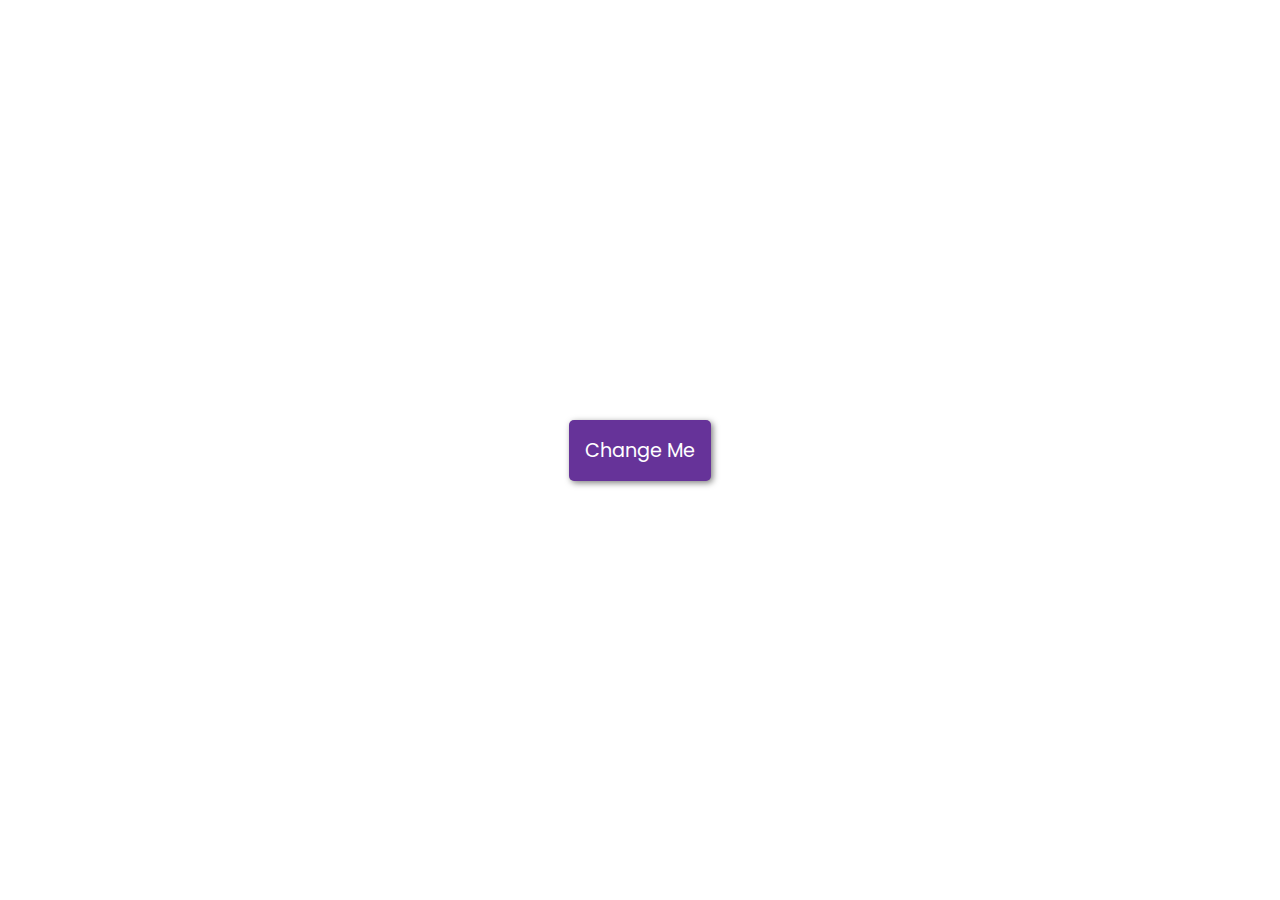
<file: background-changer/index.html>
<!DOCTYPE html>
<html lang="en">

<head>
    <meta charset="UTF-8" />
    <meta name="viewport" content="width=device-width, initial-scale=1.0" />
    <title>Background Changer</title>
    <link rel="stylesheet" href="style.css" />
    <script src="script.js" defer></script>
</head>

<body>
    <button id="btn">Change Me</button>
</body>

</html>
</file>
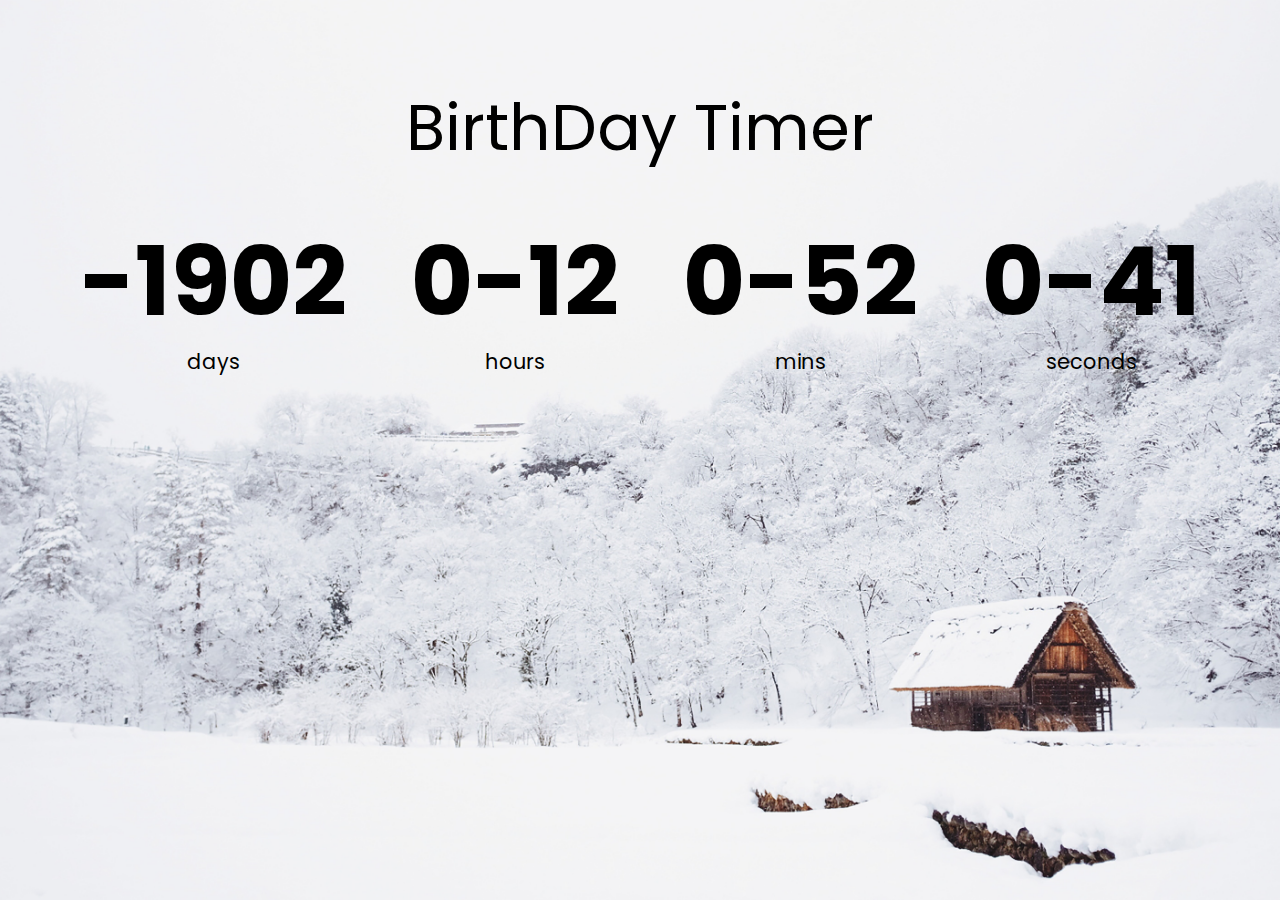
<file: countdown-timer/index.html>
<!DOCTYPE html>
<html lang="en">

<head>
    <meta charset="UTF-8">
    <meta http-equiv="X-UA-Compatible" content="IE=edge">
    <meta name="viewport" content="width=device-width, initial-scale=1.0">
    <title>CountDown Timer</title>
    <link rel="stylesheet" href="style.css">
    <script src="script.js" defer></script>
</head>

<body>
    <h1>BirthDay Timer</h1>

    <div class="countdown-container">
        <div class="countdown-el days-c">
            <p class="big-text" id="days">0</p>
            <span>days</span>
        </div>
        <div class="countdown-el hours-c">
            <p class="big-text" id="hours">0</p>
            <span>hours</span>
        </div>
        <div class="countdown-el mins-c">
            <p class="big-text" id="mins">0</p>
            <span>mins</span>
        </div>
        <div class="countdown-el seconds-c">
            <p class="big-text" id="seconds">0</p>
            <span>seconds</span>
        </div>
    </div>
</body>

</html>
</file>
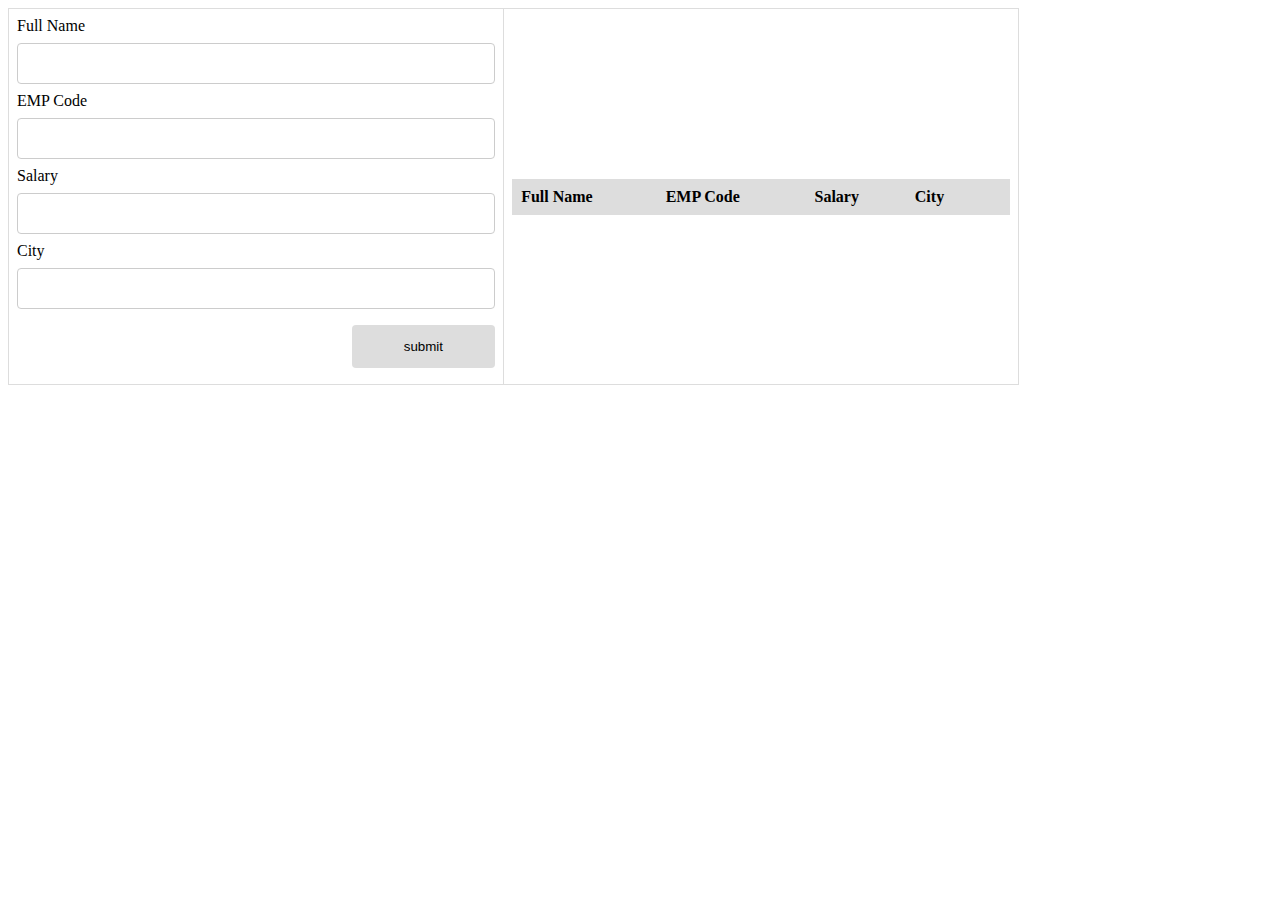
<file: CRUD/index.html>
<!DOCTYPE html>
<html lang="en">
<head>
    <meta charset="UTF-8">
    <meta http-equiv="X-UA-Compatible" content="IE=edge">
    <meta name="viewport" content="width=device-width, initial-scale=1.0">
    <title>JS CRUD</title>
    <link rel="stylesheet" href="style.css">
</head>
<body>
    <table>
        <tr>
            <td>
                <form onsubmit="event.preventDefault();onFormSubmit();" autocomplete="off">
                    <div>
                        <label>Full Name</label>
                        <label class="validation-error hide" id="fullNameValidatorError">This field is required</label>
                        <input type="text" name="fullName" id="fullName">
                    </div>
                    <div>
                        <label>EMP Code</label>
                        <input type="text" name="empCode" id="empCode">
                    </div>
                    <div>
                        <label>Salary</label>
                        <input type="text" name="salary" id="salary">
                    </div>
                    <div>
                        <label>City</label>
                        <input type="text" name="city" id="city">
                    </div>
                    <div class="form-action-buttons">
                        <input type="submit" value="submit">
                    </div>
                </form>
            </td>
            <td>
                <table class="list" id="employeeList">
                    <thead>
                        <tr>
                            <th>Full Name</th>
                            <th>EMP Code</th>
                            <th>Salary</th>
                            <th>City</th>
                            <th></th>
                        </tr>
                    </thead>
                    <tbody>

                    </tbody>
                </table>
            </td>
        </tr>
    </table>
    <script src="script.js"></script>
</body>
</html>
</file>
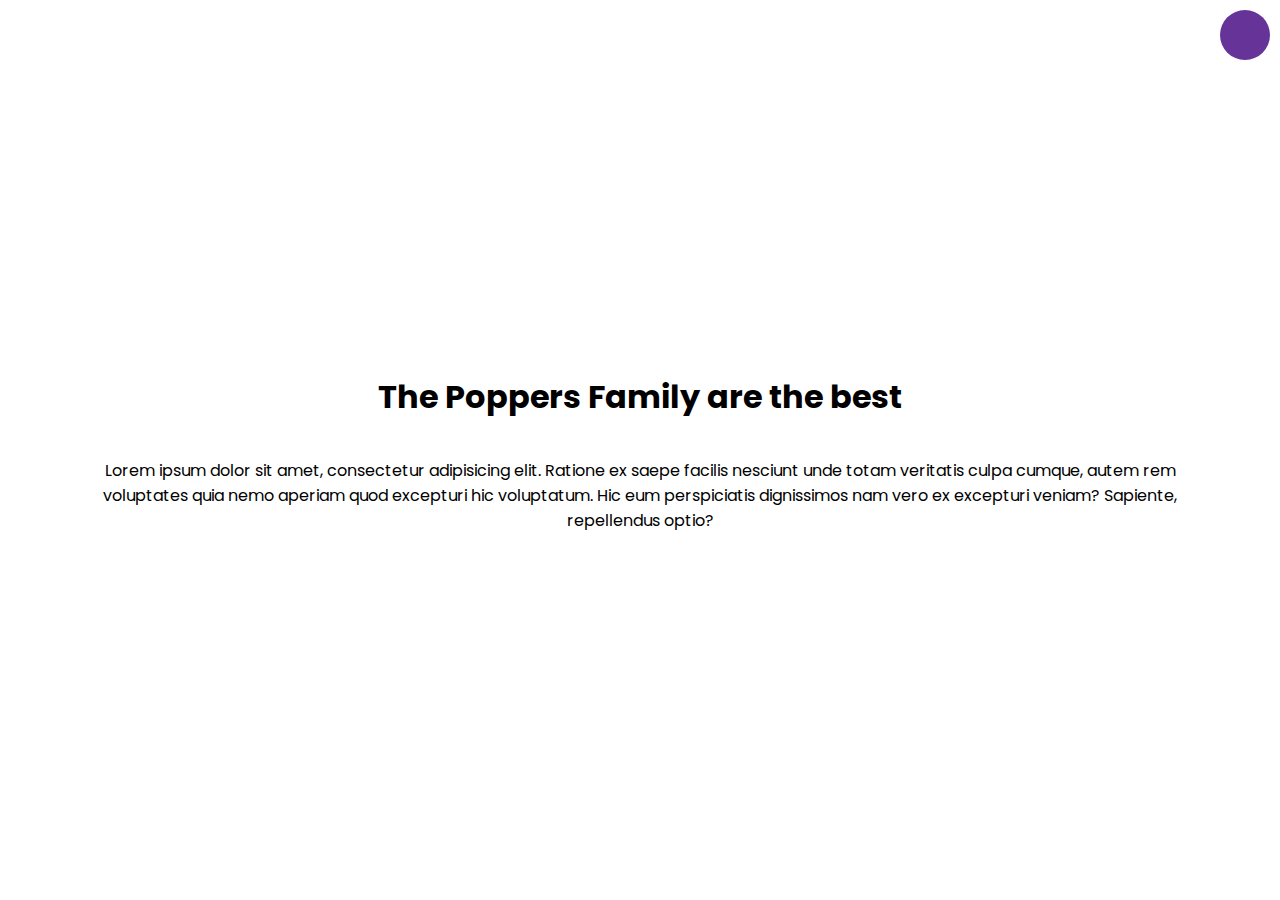
<file: DarkMode-Toggle/index.html>
<!DOCTYPE html>
<html lang="en">

<head>
    <meta charset="UTF-8" />
    <meta name="viewport" content="width=device-width, initial-scale=1.0" />
    <title>Dark Mode Toggle</title>
    <link rel="stylesheet" href="style.css" />
    <script src="script.js" defer></script>
</head>

<body>
    <div class="toggle-container">
        <input type="checkbox" id="toggle" name="toggle" /><label for="toggle"></label>
    </div>
    <h1>The Poppers Family are the best</h1>
    <p>
        Lorem ipsum dolor sit amet, consectetur adipisicing elit. Ratione ex
        saepe facilis nesciunt unde totam veritatis culpa cumque, autem rem
        voluptates quia nemo aperiam quod excepturi hic voluptatum. Hic eum
        perspiciatis dignissimos nam vero ex excepturi veniam? Sapiente,
        repellendus optio?
    </p>
</body>

</html>
</file>
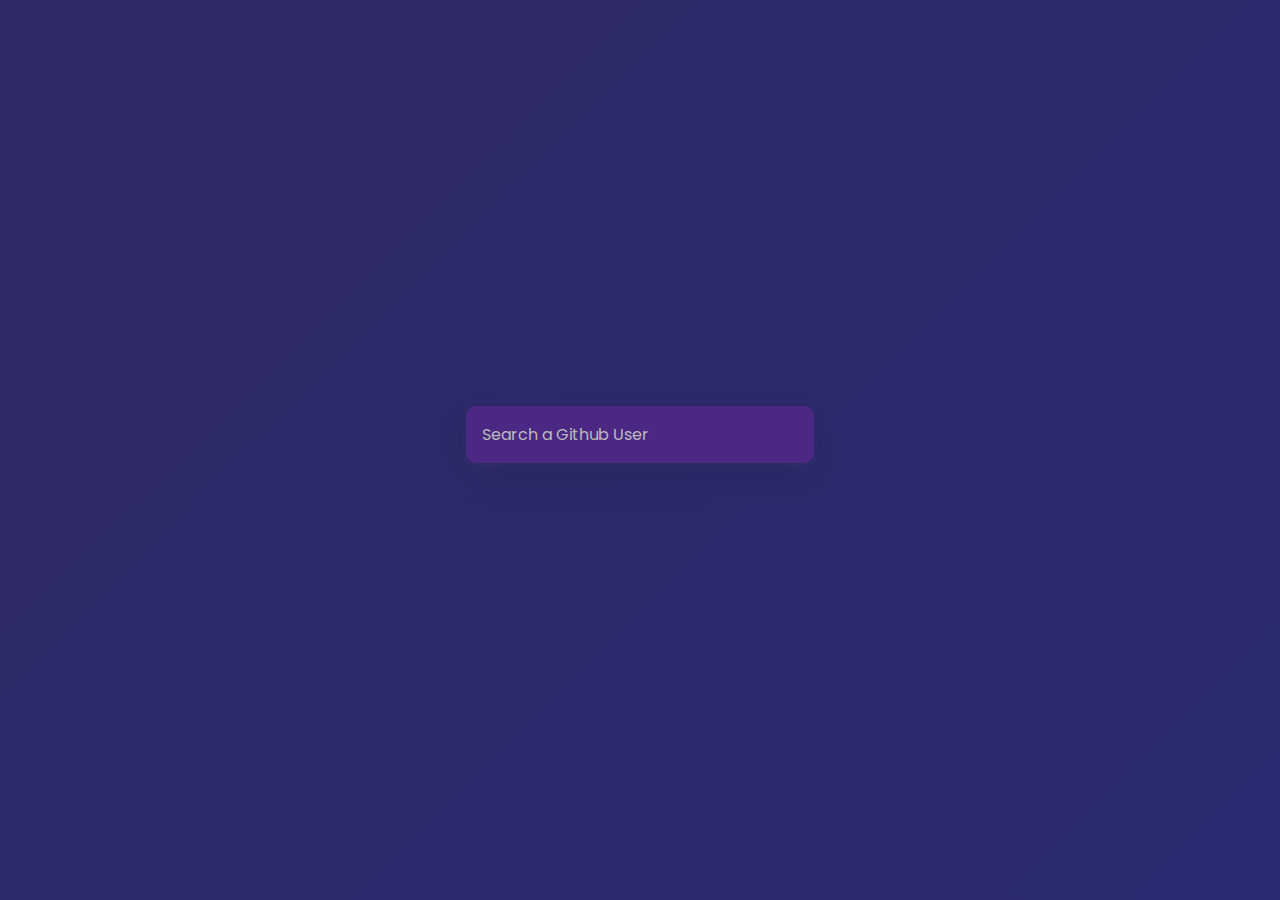
<file: github-profiles/index.html>
<!DOCTYPE html>
<html lang="en">

<head>
    <meta charset="UTF-8" />
    <meta name="viewport" content="width=device-width, initial-scale=1.0" />
    <title>Github Profiles</title>
    <link rel="stylesheet" href="style.css" />
    <script src="script.js" defer></script>
</head>

<body>
    <form id="form">
        <input type="text" id="search" placeholder="Search a Github User" />
    </form>
    <main id="main"></main>
</body>

</html>
</file>
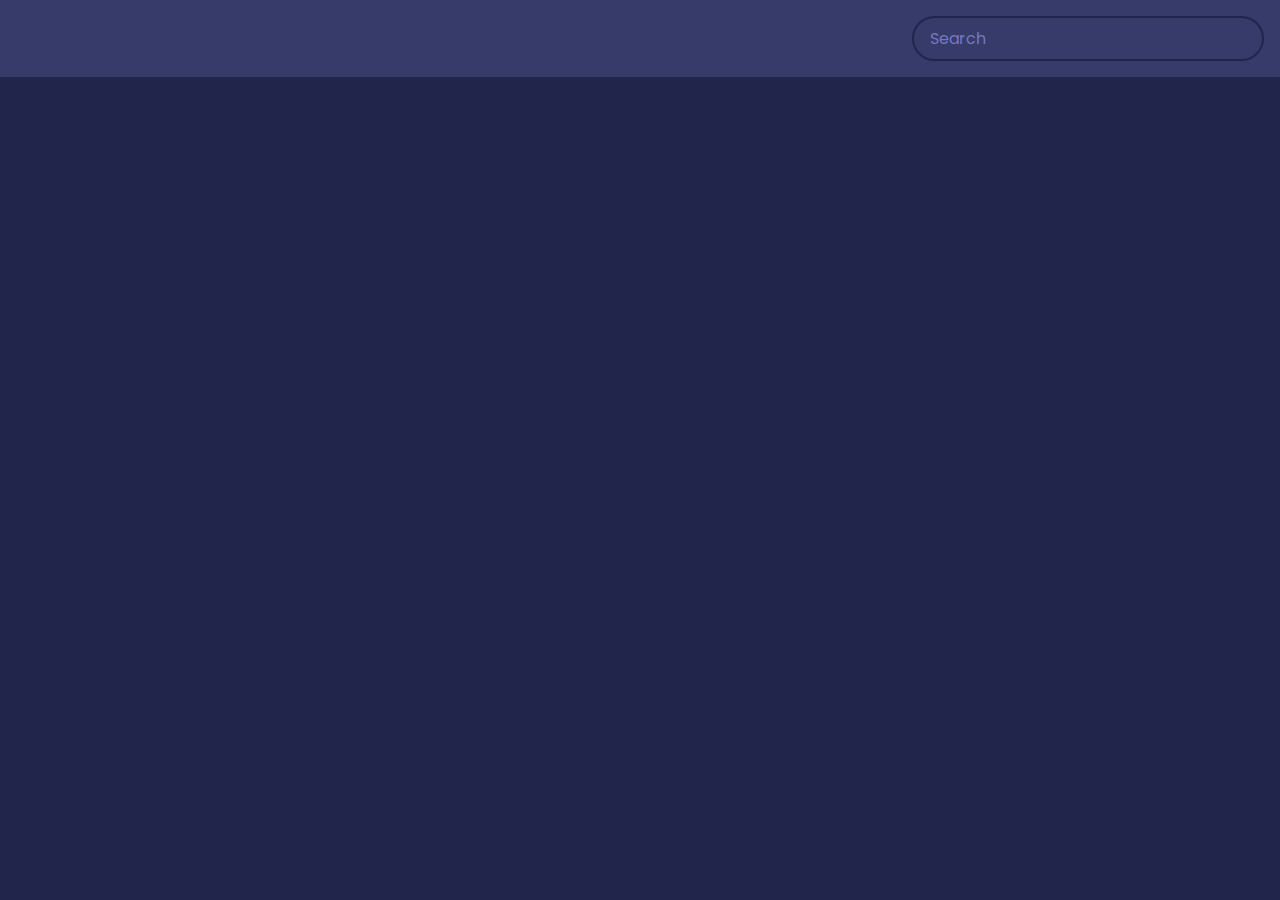
<file: movie-app/index.html>
<!DOCTYPE html>
<html lang="en">

<head>
    <meta charset="UTF-8" />
    <meta name="viewport" content="width=device-width, initial-scale=1.0" />
    <title>Movie App</title>
    <link rel="stylesheet" href="style.css" />
    <script src="script.js" defer></script>
</head>

<body>
    <header>
        <form id="form">
            <input type="text" id="search" placeholder="Search" class="search" />
        </form>
    </header>
    <main id="main"></main>
</body>

</html>
</file>
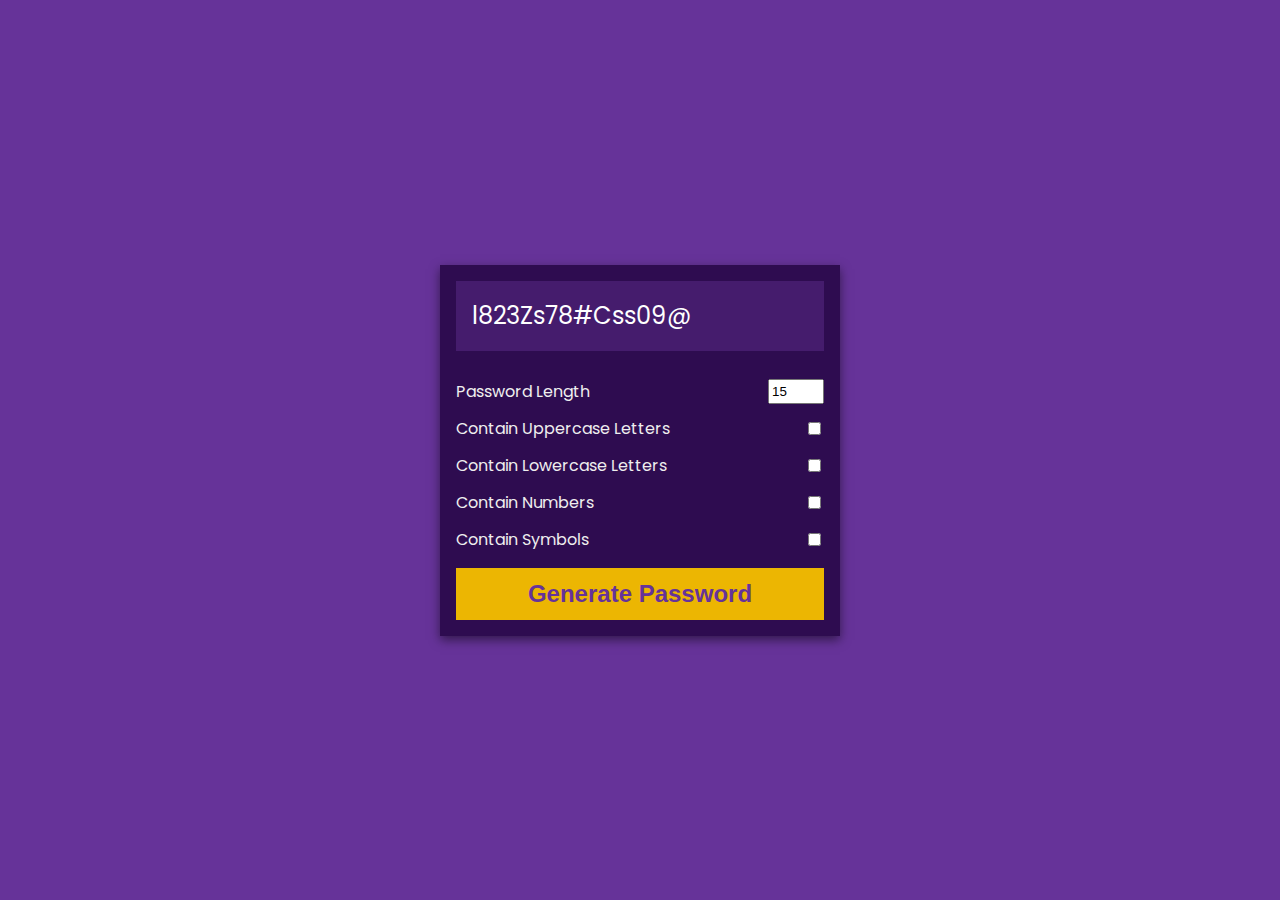
<file: password-generator/index.html>
<!DOCTYPE html>
<html lang="en">

<head>
    <meta charset="UTF-8" />
    <meta name="viewport" content="width=device-width, initial-scale=1.0" />
    <title>Password Generator</title>
    <link rel="stylesheet" href="style.css" />
    <script src="script.js" defer></script>
</head>

<body>
    <div class="pw-container">
        <div class="pw-header">
            <div class="pw">
                <span id="pw">l823Zs78#Css09@</span>
                <button id="copy">Copy</button>
            </div>
        </div>
        <div class="pw-body">
            <div class="form-control">
                <label for="len">Password Length</label>
                <input id="len" value="15" type="number" min="2" max="30" />
            </div>
            <div class="form-control">
                <label for="upper">Contain Uppercase Letters</label>
                <input id="upper" type="checkbox" />
            </div>
            <div class="form-control">
                <label for="lower">Contain Lowercase Letters</label>
                <input id="lower" type="checkbox" />
            </div>
            <div class="form-control">
                <label for="number">Contain Numbers</label>
                <input id="number" type="checkbox" />
            </div>
            <div class="form-control">
                <label for="symbol">Contain Symbols</label>
                <input id="symbol" type="checkbox" />
            </div>
            <button class="generate" id="generate">
                Generate Password
            </button>
        </div>
    </div>
</body>

</html>
</file>
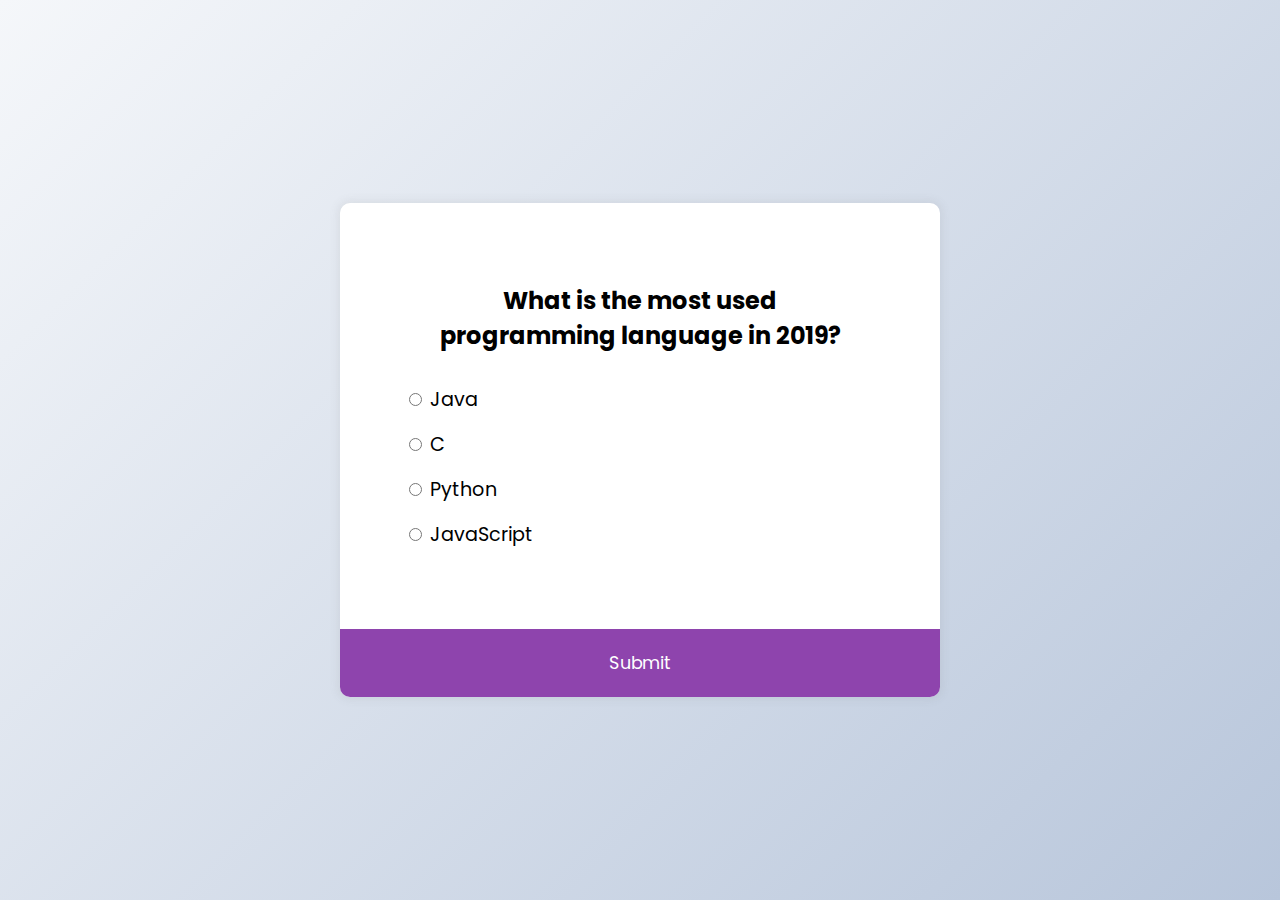
<file: Quiz-App/index.html>
<!DOCTYPE html>
<html lang="en">
<head>
    <meta charset="UTF-8">
    <meta http-equiv="X-UA-Compatible" content="IE=edge">
    <meta name="viewport" content="width=device-width, initial-scale=1.0">
    <title>Quiz App</title>
    <link rel="stylesheet" href="style.css">
    <script src="script.js" defer></script>
</head>
<body>
    <div class="quiz-container" id="quiz">
        <div class="quiz-header">
            <h2 id="question">Question text</h2>
            <ul>
                <li>
                    <input type="radio" id="a" name="answer" class="answer" />
                    <label id="a_text" for="a">Question</label>
                </li>
                <li>
                    <input type="radio" id="b" name="answer" class="answer" />
                    <label id="b_text" for="b">Question</label>
                </li>
                <li>
                    <input type="radio" id="c" name="answer" class="answer" />
                    <label id="c_text" for="c">Question</label>
                </li>
                <li>
                    <input type="radio" id="d" name="answer" class="answer" />
                    <label id="d_text" for="d">Question</label>
                </li>
            </ul>
        </div>
        <button id="submit">Submit</button>
    </div>
</body>
</html>
</file>
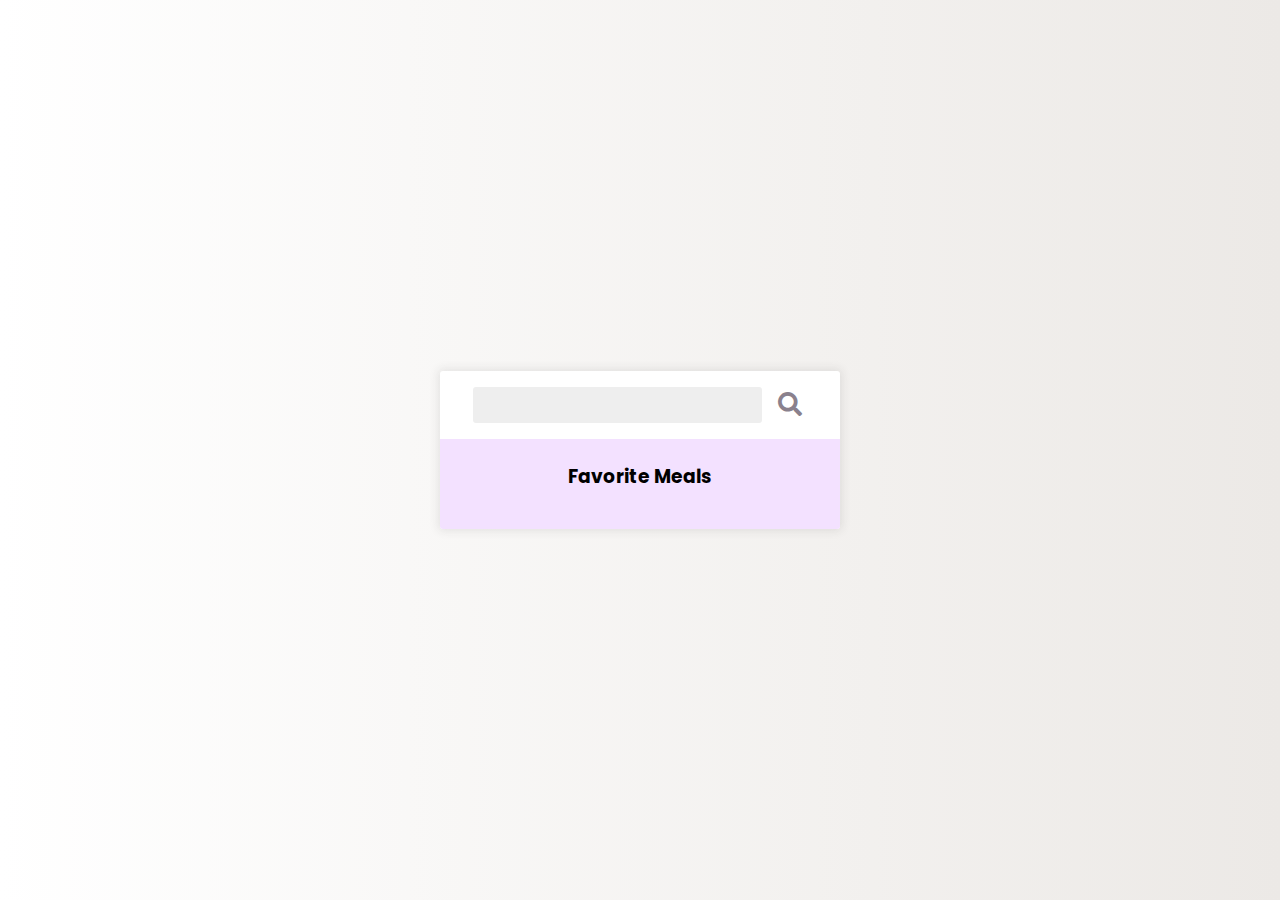
<file: recipe-app/index.html>
<!DOCTYPE html>
<html lang="en">

    <head>
        <meta charset="UTF-8" />
        <meta name="viewport" content="width=device-width, initial-scale=1.0" />
        <title>Recipes App</title>
        <link rel="stylesheet" href="https://cdnjs.cloudflare.com/ajax/libs/font-awesome/5.14.0/css/all.min.css" />
        <link rel="stylesheet" href="style.css" />
        <script src="script.js" defer></script>
    </head>
    <body>
        <div class="mobile-container">
            <header>
                <input type="text" id="search-term">
                <button id="search"><i class="fa fa-search"></i></button>
            </header>
            <div class="fav-container">
                <h3>Favorite Meals</h3>
                <ul class="fav-meals" id="fav-meals"></ul>
            </div>
            <div class="meals" id="meals"></div>
        </div>

        <div class="popup-container hidden" id="meal-popup">
            <div class="popup">
                <button id="close-popup" class="close-popup">
                    <i class="fas fa-times"></i>
                </button>
                <div class="meal-info" id="meal-info"></div>
            </div>
        </div>
    </body>
</html>
</file>
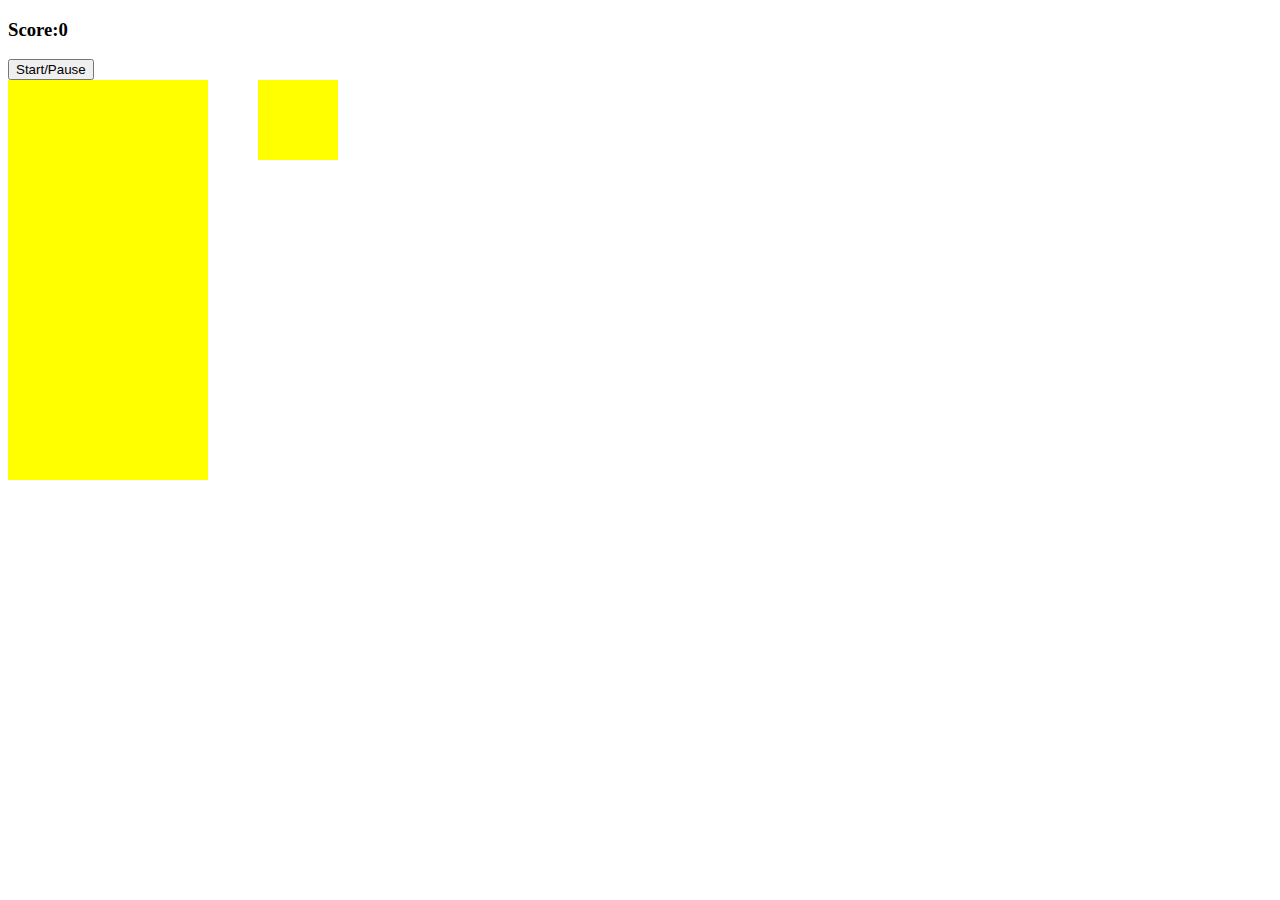
<file: Tetris/index.html>
<!DOCTYPE html>
<html lang="en" dir="ltr">

<head>
    <meta charset="utf-8">
    <script src="app.js" charset="utf-8"></script>
    <link rel="stylesheet" href="style.css">
    </link>
    <title>Basic Tetris</title>
</head>

<body>

    <h3>Score:<span id="score">0</span></h3>
    <button id="start-button">Start/Pause</button>

    <div class="container">
        <div class="grid">
            <div></div>
            <div></div>
            <div></div>
            <div></div>
            <div></div>
            <div></div>
            <div></div>
            <div></div>
            <div></div>
            <div></div>
            <div></div>
            <div></div>
            <div></div>
            <div></div>
            <div></div>
            <div></div>
            <div></div>
            <div></div>
            <div></div>
            <div></div>
            <div></div>
            <div></div>
            <div></div>
            <div></div>
            <div></div>
            <div></div>
            <div></div>
            <div></div>
            <div></div>
            <div></div>
            <div></div>
            <div></div>
            <div></div>
            <div></div>
            <div></div>
            <div></div>
            <div></div>
            <div></div>
            <div></div>
            <div></div>
            <div></div>
            <div></div>
            <div></div>
            <div></div>
            <div></div>
            <div></div>
            <div></div>
            <div></div>
            <div></div>
            <div></div>
            <div></div>
            <div></div>
            <div></div>
            <div></div>
            <div></div>
            <div></div>
            <div></div>
            <div></div>
            <div></div>
            <div></div>
            <div></div>
            <div></div>
            <div></div>
            <div></div>
            <div></div>
            <div></div>
            <div></div>
            <div></div>
            <div></div>
            <div></div>
            <div></div>
            <div></div>
            <div></div>
            <div></div>
            <div></div>
            <div></div>
            <div></div>
            <div></div>
            <div></div>
            <div></div>
            <div></div>
            <div></div>
            <div></div>
            <div></div>
            <div></div>
            <div></div>
            <div></div>
            <div></div>
            <div></div>
            <div></div>
            <div></div>
            <div></div>
            <div></div>
            <div></div>
            <div></div>
            <div></div>
            <div></div>
            <div></div>
            <div></div>
            <div></div>
            <div></div>
            <div></div>
            <div></div>
            <div></div>
            <div></div>
            <div></div>
            <div></div>
            <div></div>
            <div></div>
            <div></div>
            <div></div>
            <div></div>
            <div></div>
            <div></div>
            <div></div>
            <div></div>
            <div></div>
            <div></div>
            <div></div>
            <div></div>
            <div></div>
            <div></div>
            <div></div>
            <div></div>
            <div></div>
            <div></div>
            <div></div>
            <div></div>
            <div></div>
            <div></div>
            <div></div>
            <div></div>
            <div></div>
            <div></div>
            <div></div>
            <div></div>
            <div></div>
            <div></div>
            <div></div>
            <div></div>
            <div></div>
            <div></div>
            <div></div>
            <div></div>
            <div></div>
            <div></div>
            <div></div>
            <div></div>
            <div></div>
            <div></div>
            <div></div>
            <div></div>
            <div></div>
            <div></div>
            <div></div>
            <div></div>
            <div></div>
            <div></div>
            <div></div>
            <div></div>
            <div></div>
            <div></div>
            <div></div>
            <div></div>
            <div></div>
            <div></div>
            <div></div>
            <div></div>
            <div></div>
            <div></div>
            <div></div>
            <div></div>
            <div></div>
            <div></div>
            <div></div>
            <div></div>
            <div></div>
            <div></div>
            <div></div>
            <div></div>
            <div></div>
            <div></div>
            <div></div>
            <div></div>
            <div></div>
            <div></div>
            <div></div>
            <div></div>
            <div></div>
            <div></div>
            <div></div>
            <div></div>
            <div></div>
            <div></div>
            <div></div>
            <div></div>
            <div></div>
            <div></div>
            <div></div>
            <div></div>
            <div class="taken"></div>
            <div class="taken"></div>
            <div class="taken"></div>
            <div class="taken"></div>
            <div class="taken"></div>
            <div class="taken"></div>
            <div class="taken"></div>
            <div class="taken"></div>
            <div class="taken"></div>
            <div class="taken"></div>
        </div>


        <div class="mini-grid">
            <div></div>
            <div></div>
            <div></div>
            <div></div>
            <div></div>
            <div></div>
            <div></div>
            <div></div>
            <div></div>
            <div></div>
            <div></div>
            <div></div>
            <div></div>
            <div></div>
            <div></div>
            <div></div>
        </div>


    </div>



</body>

</html>
</file>
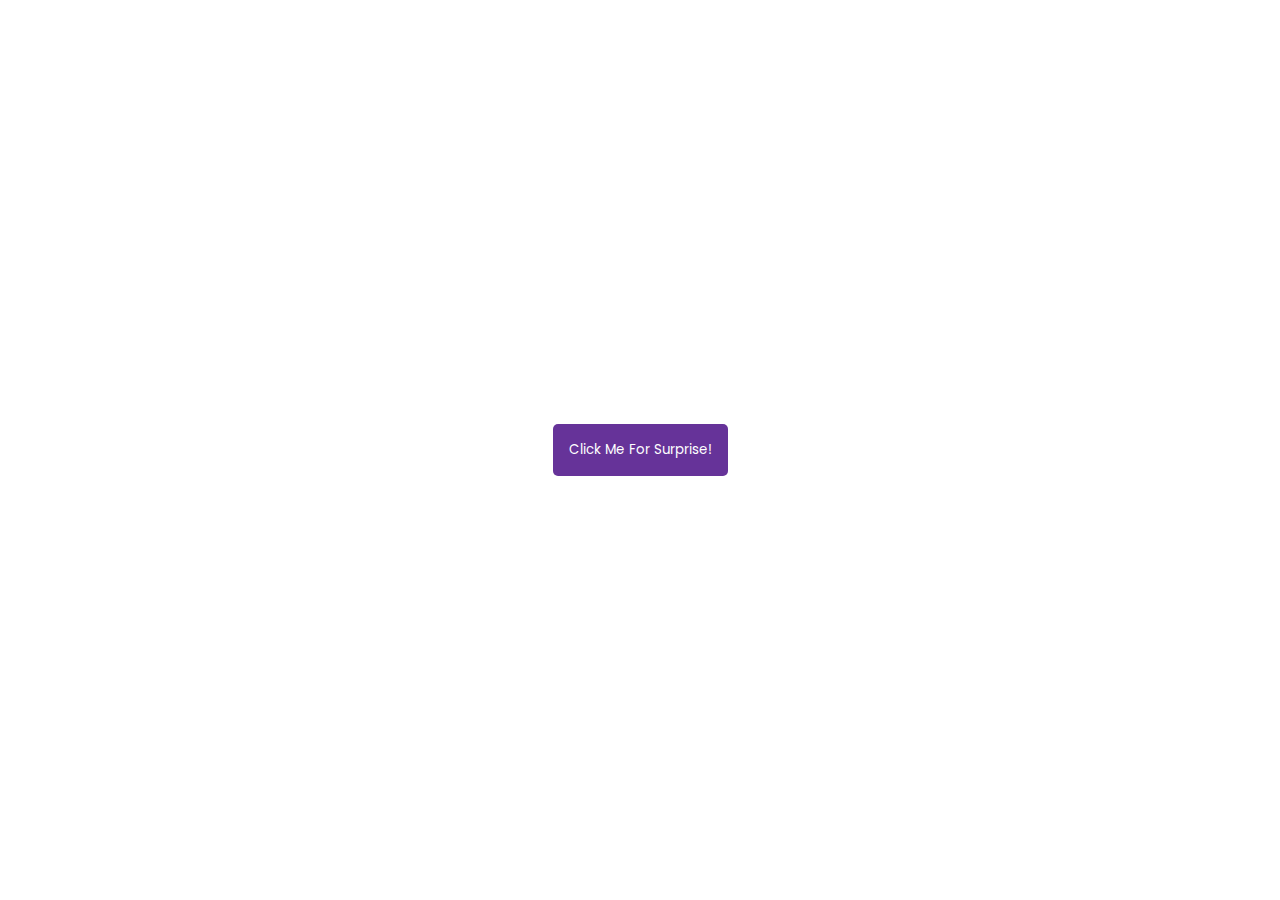
<file: toast-notification/index.html>
<!DOCTYPE html>
<html lang="en">

<head>
    <meta charset="UTF-8" />
    <meta name="viewport" content="width=device-width, initial-scale=1.0" />
    <title>Toast Notifaction</title>
    <link rel="stylesheet" href="style.css" />
    <script src="script.js" defer></script>
</head>

<body>
    <div id="container"></div>
    <button id="btn">Click Me For Surprise!</button>
</body>

</html>
</file>
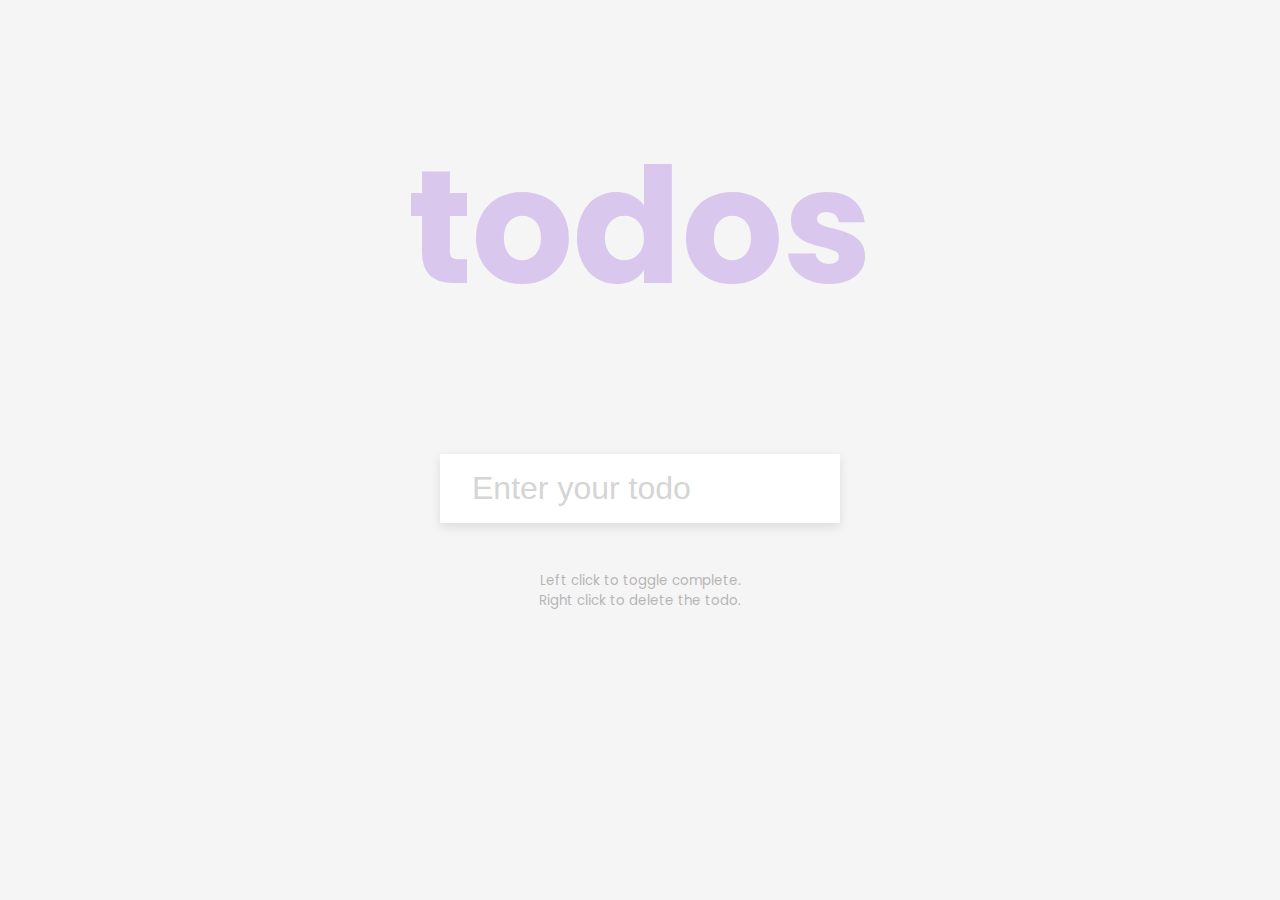
<file: todo-app/index.html>
<!DOCTYPE html>
<html lang="en">

<head>
    <meta charset="UTF-8" />
    <meta name="viewport" content="width=device-width, initial-scale=1.0" />
    <title>ToDo App</title>
    <link rel="stylesheet" href="style.css" />
    <script src="script.js" defer></script>
</head>

<body>
    <h1>todos</h1>
    <form id="form">
        <input type="text" id="input" class="input" placeholder="Enter your todo" autocomplete="off" />
        <ul class="todos" id="todos"></ul>
    </form>
    <small>Left click to toggle complete. <br />Right click to delete the
        todo.</small>
</body>

</html>
</file>
<file: background-changer/style.css>
@import url("https://fonts.googleapis.com/css2?family=Poppins:wght@200;400;600&display=swap");

* {
    box-sizing: border-box;
}

body {
    display: flex;
    align-items: center;
    justify-content: center;
    font-family: "Poppins", sans-serif;
    margin: 0;
    min-height: 100vh;
}

button {
    background-color: rebeccapurple;
    color: white;
    padding: 1rem;
    font-family: inherit;
    font-size: 1.2rem;
    box-shadow: 2px 2px 6px rgba(0, 0, 0, 0.5);
    border-radius: 5px;
    border: none;
    transition: transform 0.1s linear;
}

button:focus {
    outline: none;
}

button:active {
    box-shadow: 0;
    transform: translate(2px, 2px);
}
</file>
<file: countdown-timer/style.css>
@import url('https://fonts.googleapis.com/css2?family=Poppins:wght@200;400;600&display=swap');

*{
    box-sizing: border-box;
}

body{
    background-image: url("./snow.jpg");
    background-size: cover;
    background-position: center center;
    display: flex;
    flex-direction: column;
    align-items: center;
    min-height: 100vh;
    font-family: "Poppins", sans-serif;
    margin: 0;
}

h1{
    font-weight: normal;
    font-size: 4rem;
    margin-top: 5rem;
}

.countdown-container {
    display: flex;
    flex-wrap: wrap;
    justify-content: center;
}

.big-text {
    font-weight: bold;
    font-size: 6rem;
    line-height: 1;
    margin: 1rem 2rem;
}

.countdown-el {
    text-align: center;
}

.countdown-el span {
    font-size: 1.3rem;
}
</file>
<file: CRUD/style.css>
body > table{
    width: 80%;
}

table{
    border-collapse: collapse;
}
table.list{
    width:100%;
}

td, th {
    border: 1px solid #dddddd;
    text-align: left;
    padding: 8px;
}
tr:nth-child(even),table.list thead>tr {
    background-color: #dddddd;
}

input[type=text], input[type=number] {
    width: 100%;
    padding: 12px 20px;
    margin: 8px 0;
    display: inline-block;
    border: 1px solid #ccc;
    border-radius: 4px;
    box-sizing: border-box;
}

input[type=submit]{
    width: 30%;
    background-color: #ddd;
    color: #000;
    padding: 14px 20px;
    margin: 8px 0;
    border: none;
    border-radius: 4px;
    cursor: pointer;
}

form div.form-action-buttons{
    text-align: right;
}

a{
    cursor: pointer;
    text-decoration: underline;
    color: #0000ee;
    margin-right: 4px;
}

label.validation-error{
    color:   red;
    margin-left: 5px;
}

.hide{
    display:none;
}
</file>
<file: DarkMode-Toggle/style.css>
@import url("https://fonts.googleapis.com/css2?family=Poppins:wght@200;400;600&display=swap");

* {
    box-sizing: border-box;
}

body {
    display: flex;
    align-items: center;
    justify-content: center;
    flex-direction: column;
    font-family: "Poppins", sans-serif;
    margin: 0;
    min-height: 100vh;
    text-align: center;
    padding: 5rem;

    transition: background 0.3s linear, color 0.3s linear;
}

body.dark {
    background-color: #1f1f1f;
    color: white;
}

.toggle-container {
    position: fixed;
    top: 10px;
    right: 10px;
}

label {
    background-color: rebeccapurple;
    border-radius: 50%;
    display: inline-block;
    width: 50px;
    height: 50px;
    cursor: pointer;
    user-select: none;
    transition: background 0.3s linear;
}

body.dark label {
    background-color: #fff;
}

input {
    visibility: hidden;
}
</file>
<file: github-profiles/style.css>
@import url("https://fonts.googleapis.com/css2?family=Poppins:wght@200;400;600&display=swap");

* {
    box-sizing: border-box;
}

body {
    background-color: #2a2a72;
    background-image: linear-gradient(315deg, #2a2a72 0%, #2e2a68 74%);
    display: flex;
    flex-direction: column;
    align-items: center;
    justify-content: center;
    font-family: "Poppins", sans-serif;
    margin: 0;
    min-height: 100vh;
}

input {
    background-color: #4c2885;
    border-radius: 10px;
    border: none;
    box-shadow: 0 5px 10px rgba(154, 160, 185, 0.05),
        0 15px 40px rgba(0, 0, 0, 0.1);
    color: white;
    font-family: inherit;
    font-size: 1rem;
    padding: 1rem;
    margin-bottom: 2rem;
}

input::placeholder {
    color: #bbb;
}

input:focus {
    outline: none;
}

.card {
    background-color: #4c2885;
    background-image: linear-gradient(315deg, #4c2885 0%, #4c11ac 100%);
    border-radius: 20px;
    box-shadow: 0 5px 10px rgba(154, 160, 185, 0.05),
        0 15px 40px rgba(0, 0, 0, 0.1);
    display: flex;
    padding: 3rem;
    max-width: 800px;
}

.avatar {
    border: 10px solid #2a2a72;
    border-radius: 50%;
    height: 150px;
    width: 150px;
}

.user-info {
    color: #eee;
    margin-left: 2rem;
}

.user-info h2 {
    margin-top: 0;
}

.user-info ul {
    display: flex;
    justify-content: space-between;
    list-style-type: none;
    padding: 0;
    max-width: 400px;
}

.user-info ul li {
    display: flex;
    align-items: center;
}

.user-info ul li strong {
    font-size: 0.9rem;
    margin-left: 0.5rem;
}

.repo {
    background-color: #2a2a72;
    border-radius: 5px;
    display: inline-block;
    color: white;
    font-size: 0.7rem;
    padding: 0.25rem 0.5rem;
    margin-right: 0.5rem;
    margin-bottom: 0.5rem;
    text-decoration: none;
}
</file>
<file: movie-app/style.css>
@import url("https://fonts.googleapis.com/css2?family=Poppins:wght@200;400;600&display=swap");

* {
    box-sizing: border-box;
}

body {
    background-color: #22254b;
    font-family: "Poppins", sans-serif;
    margin: 0;
}

header {
    background-color: #373b69;
    display: flex;
    justify-content: flex-end;
    padding: 1rem;
}

.search {
    background-color: transparent;
    border: 2px solid #22254b;
    border-radius: 50px;
    color: #fff;
    font-family: inherit;
    font-size: 1rem;
    padding: 0.5rem 1rem;
}

.search::placeholder {
    color: #7378c5;
}

.search:focus {
    background-color: #22254b;
    outline: none;
}

main {
    display: flex;
    flex-wrap: wrap;
}

.movie {
    background-color: #373b69;
    border-radius: 3px;
    box-shadow: 0 4px 5px rgba(0, 0, 0, 0.2);
    overflow: hidden;
    position: relative;
    margin: 1rem;
    width: 300px;
}

.movie img {
    width: 100%;
}

.movie-info {
    color: #eee;
    display: flex;
    align-items: center;
    justify-content: space-between;
    padding: 0.5rem 1rem 1rem;
    letter-spacing: 0.5px;
}

.movie-info h3 {
    margin: 0;
}

.movie-info span {
    background-color: #22254b;
    border-radius: 3px;
    font-weight: bold;
    padding: 0.25rem 0.5rem;
}
.movie-info span.green {
    color: rgb(39, 189, 39);
}

.movie-info span.orange {
    color: orange;
}

.movie-info span.red {
    color: rgb(189, 42, 42);
}

.overview {
    background-color: #fff;
    padding: 2rem;
    position: absolute;
    max-height: 100%;
    overflow: auto;
    left: 0;
    bottom: 0;
    right: 0;
    transform: translateY(101%);
    transition: transform 0.3s ease-in;
}

.overview h3 {
    margin-top: 0;
}

.movie:hover .overview {
    transform: translateY(0);
}
</file>
<file: password-generator/style.css>
@import url("https://fonts.googleapis.com/css2?family=Poppins:wght@200;400;600&display=swap");

* {
    box-sizing: border-box;
}

body {
    background-color: rebeccapurple;
    color: white;
    display: flex;
    align-items: center;
    justify-content: center;
    font-family: "Poppins", sans-serif;
    margin: 0;
    min-height: 100vh;
}

.pw-container {
    background-color: rgb(46, 12, 80);
    box-shadow: 0 4px 10px rgba(0, 0, 0, 0.5);
    min-width: 400px;
}

.pw-header {
    padding: 1rem;
}

.pw {
    background-color: rgb(69, 28, 109);
    display: flex;
    font-size: 1.5rem;
    align-items: center;
    height: 70px;
    width: 100%;
    position: relative;
    padding: 1rem;
    overflow: auto;
}

.pw button {
    background-color: white;
    border: none;
    color: rgb(29, 2, 56);
    cursor: pointer;
    font-family: inherit;
    font-weight: bold;
    padding: 0.25rem;
    position: absolute;
    top: 0;
    right: 0;
    transform: translate(0, 20%);
    transition: opacity 0.2s ease, transform 0.2s ease;
    opacity: 0;
}

.pw:hover button {
    opacity: 1;
    transform: translate(0, 0%);
}

.pw-body {
    padding: 0 1rem 1rem;
}

.form-control {
    color: #eee;
    display: flex;
    justify-content: space-between;
    margin: 0.75rem 0;
}

.generate {
    background-color: #ecb602;
    border: none;
    color: rebeccapurple;
    cursor: pointer;
    display: block;
    font-size: 1.5rem;
    font-weight: bold;
    padding: 0.75rem;
    margin-top: 1rem;
    width: 100%;
}
</file>
<file: Quiz-App/style.css>
@import url("https://fonts.googleapis.com/css2?family=Poppins:wght@200;400;600&display=swap");

* {
    box-sizing: border-box;
}

body {
    background-color: #b8c6db;
    background-image: linear-gradient(315deg, #b8c6db 0%, #f5f7fa 100%);
    display: flex;
    align-items: center;
    justify-content: center;
    font-family: "Poppins", sans-serif;
    margin: 0;
    min-height: 100vh;
}

.quiz-container {
    background-color: #fff;
    border-radius: 10px;
    box-shadow: 0 0 10px 2px rgba(100, 100, 100, 0.1);
    overflow: hidden;
    width: 600px;
    max-width: 100%;
}

.quiz-header {
    padding: 4rem;
}

h2 {
    padding: 1rem;
    text-align: center;
    margin: 0;
}

ul {
    list-style-type: none;
    padding: 0;
}

ul li {
    font-size: 1.2rem;
    margin: 1rem 0;
}

ul li label {
    cursor: pointer;
}

button {
    background-color: #8e44ad;
    border: none;
    color: white;
    cursor: pointer;
    display: block;
    font-family: inherit;
    font-size: 1.1rem;
    width: 100%;
    padding: 1.3rem;
}

button:hover {
    background-color: #732d91;
}

button:focus {
    background-color: #5e3370;
    outline: none;
}
</file>
<file: recipe-app/style.css>
@import url("https://fonts.googleapis.com/css2?family=Poppins:wght@200;400;600&display=swap");

* {
    box-sizing: border-box;
}

body {
    background: #ece9e6;
    background: -webkit-linear-gradient(to right, #ffffff, #ece9e6);
    background: linear-gradient(to right, #ffffff, #ece9e6);
    display: flex;
    align-items: center;
    justify-content: center;
    font-family: "Poppins", sans-serif;
    margin: 0;
    min-height: 100vh;
}

img {
    max-width: 100%;
}

.mobile-container {
    background-color: #fff;
    box-shadow: 0 0 10px 2px #3333331a;
    border-radius: 3px;
    overflow: hidden;
    width: 400px;
}

header {
    display: flex;
    align-items: center;
    justify-content: center;
    padding: 1rem;
}

header input {
    background-color: #eee;
    border: none;
    border-radius: 3px;
    font-family: inherit;
    padding: 0.5rem 1rem;
}

header button {
    background-color: transparent;
    border: none;
    color: rgb(138, 129, 141);
    font-size: 1.5rem;
    margin-left: 10px;
}

.fav-container {
    background-color: rgb(243, 225, 255);
    padding: 0.25rem 1rem;
    text-align: center;
}

.fav-meals {
    display: flex;
    flex-wrap: wrap;
    justify-content: center;
    list-style-type: none;
    padding: 0;
}

.fav-meals li {
    cursor: pointer;
    position: relative;
    margin: 5px;
    width: 75px;
}

.fav-meals li .clear {
    background-color: transparent;
    border: none;
    cursor: pointer;
    opacity: 0;
    position: absolute;
    top: -0.5rem;
    right: -0.5rem;
    font-size: 1.2rem;
}

.fav-meals li:hover .clear {
    opacity: 1;
}

.fav-meals li img {
    border: 2px solid #ffffff;
    border-radius: 50%;
    box-shadow: 0 0 10px 2px #3333331a;
    object-fit: cover;
    height: 70px;
    width: 70px;
}

.fav-meals li span {
    display: inline-block;
    font-size: 0.9rem;
    white-space: nowrap;
    overflow: hidden;
    text-overflow: ellipsis;
    width: 75px;
}

.meal {
    border-radius: 3px;
    box-shadow: 0 0 10px 2px #3333331a;
    cursor: pointer;
    margin: 1.5rem;
    overflow: hidden;
}

.meal-header {
    position: relative;
}

.meal-header .random {
    position: absolute;
    top: 1rem;
    background-color: #fff;
    padding: 0.25rem 1rem;
    border-top-right-radius: 3px;
    border-bottom-right-radius: 3px;
}

.meal-header img {
    object-fit: cover;
    height: 250px;
    width: 100%;
}

.meal-body {
    display: flex;
    align-items: center;
    justify-content: space-between;
    padding: 1rem;
}

.meal-body h4 {
    margin: 0;
}

.meal-body .fav-btn {
    border: none;
    background-color: transparent;
    color: rgb(197, 188, 188);
    cursor: pointer;
    font-size: 1.2rem;
}

.meal-body .fav-btn.active {
    color: rebeccapurple;
}

.popup-container {
    background-color: rgba(0, 0, 0, 0.5);
    display: flex;
    align-items: center;
    justify-content: center;
    position: fixed;
    left: 0;
    right: 0;
    top: 0;
    bottom: 0;
}

.popup-container.hidden {
    opacity: 0;
    pointer-events: none;
}

.popup {
    background-color: #fff;
    border-radius: 5px;
    padding: 0 2rem;
    position: relative;
    overflow: auto;
    max-height: 100vh;
    max-width: 600px;
    width: 100%;
}

.popup .close-popup {
    background-color: transparent;
    border: none;
    cursor: pointer;
    font-size: 1.5rem;
    position: absolute;
    top: 1rem;
    right: 1rem;
}

.meal-info h1 {
    text-align: center;
}
</file>
<file: Tetris/style.css>
.container {
  display: flex;
}


.grid {
  width: 200px;
  height: 400px;
  display: flex;
  flex-wrap: wrap;
  background-color: yellow;
}

.grid div {
  height: 20px;
  width: 20px;
}

.tetromino {
  background-color: blue;
}


.mini-grid {
  margin-left: 50px;
  width: 80px;
  height: 80px;
  display: flex;
  flex-wrap: wrap;
  background-color: yellow;
}

.mini-grid div {
  height: 20px;
  width: 20px;
}
</file>
<file: toast-notification/style.css>
@import url("https://fonts.googleapis.com/css2?family=Poppins:wght@200;400;600&display=swap");

* {
    box-sizing: border-box;
}

body {
    display: flex;
    align-items: center;
    justify-content: center;
    font-family: "Poppins", sans-serif;
    margin: 0;
    min-height: 100vh;
}

button {
    background-color: rebeccapurple;
    color: white;
    font-family: inherit;
    padding: 1rem;
    border-radius: 5px;
    border: none;
}

#container {
    position: fixed;
    bottom: 10px;
    right: 10px;
}

.toast {
    background-color: rebeccapurple;
    border-radius: 5px;
    color: #fff;
    padding: 2rem;
    margin: 1rem;
}
</file>
<file: todo-app/style.css>
@import url("https://fonts.googleapis.com/css2?family=Poppins:wght@200;400;600&display=swap");

* {
    box-sizing: border-box;
}

body {
    background-color: #f5f5f5;
    color: #444;
    display: flex;
    align-items: center;
    flex-direction: column;
    font-family: "Poppins", sans-serif;
    margin: 0;
    min-height: 100vh;
}

h1 {
    color: rgb(179, 131, 226);
    font-size: 10rem;
    text-align: center;
    opacity: 0.4;
}

form {
    box-shadow: 0 4px 10px rgba(0, 0, 0, 0.1);
    max-width: 100%;
    width: 400px;
}

.input {
    border: none;
    color: #444;
    font-size: 2rem;
    padding: 1rem 2rem;
    display: block;
    width: 100%;
}

.input::placeholder {
    color: #d5d5d5;
}

.todos {
    background-color: #fff;
    padding: 0;
    margin: 0;
    list-style-type: none;
}

.todos li {
    border-top: 1px solid #e5e5e5;
    cursor: pointer;
    font-size: 1.5rem;
    padding: 1rem 2rem;
}

.todos li.completed {
    color: #b6b6b6;
    text-decoration: line-through;
}

small {
    color: #b5b5b5;
    margin-top: 3rem;
    text-align: center;
}
</file>
